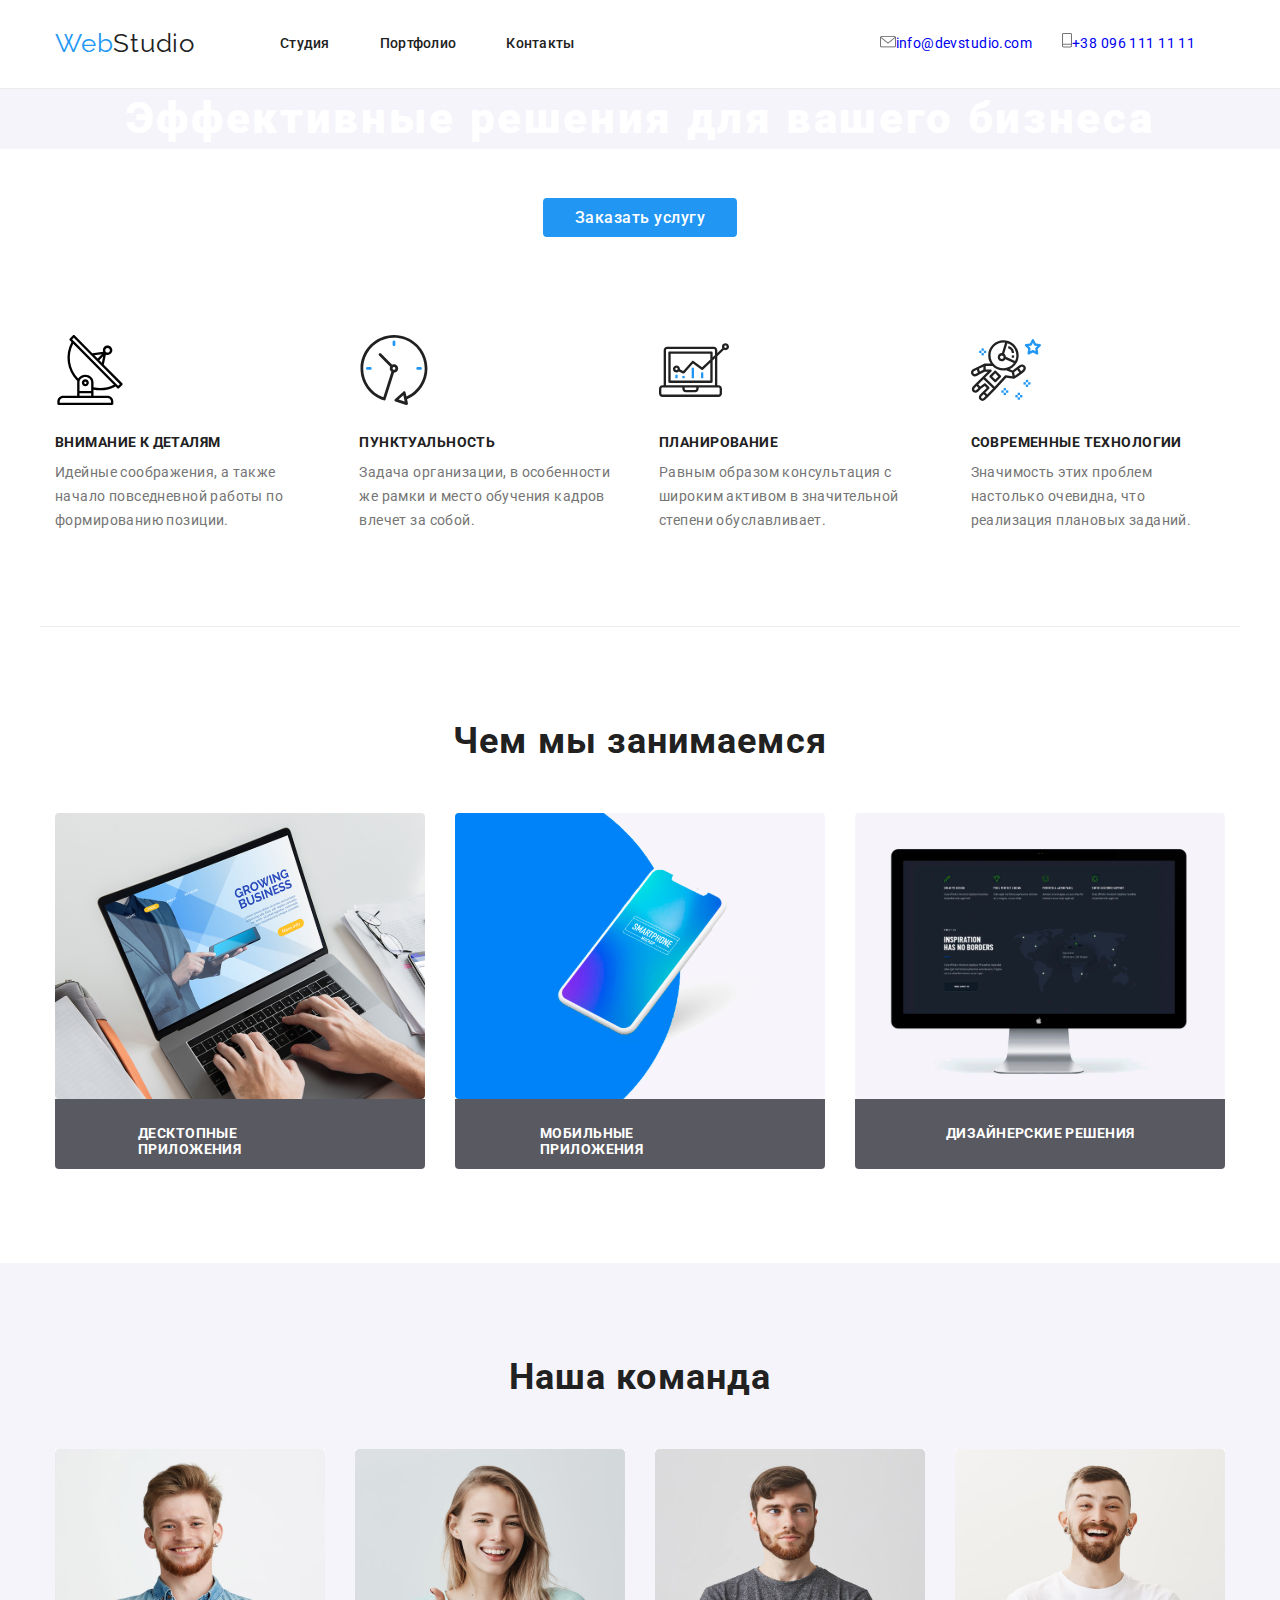
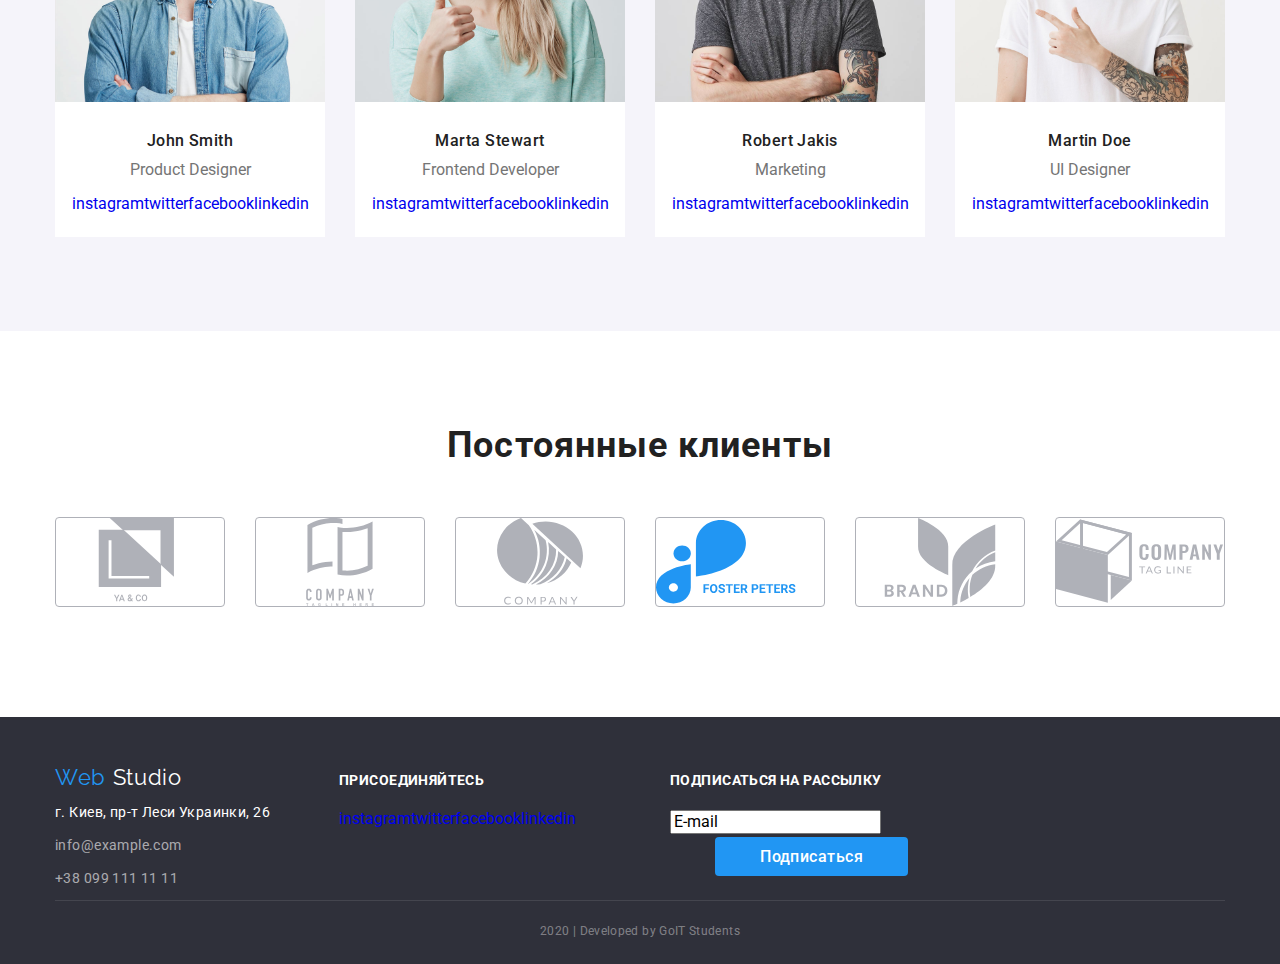
<file: index.html>
<!DOCTYPE html>
    <html lang="ru">
    <head>
        <meta charset="UTF-8">
        <meta name="viewport" content="width=device-width, initial-scale=1.0">
        <title>Document</title>
        <link 
            href="https://fonts.googleapis.com/css2?family=Raleway:wght@700&family=Roboto:wght@400;500;700;900&display=swap" 
            rel="stylesheet"
        />
        <link rel="stylesheet" href="https://cdnjs.cloudflare.com/ajax/libs/modern-normalize/0.6.0/modern-normalize.min.css">

        <link rel="stylesheet" href="./css/styles.css">
    </head>
    <!-- Шапка сайта -->
    <body>
        <header class="a">
            <div class="container main-nav">
                <nav class="main-nav">
                    <ul class="header">
                        <li><a href="" class="logo"> <span class="accent">Web</span>Studio</a></li>
                    </ul>
    
                    <ul class="site-nav list">
                        <li class="item"><a href="" class="list link">Студия</a></li>
                        <li class="item"><a href="./portfolio.html" class="list link">Портфолио</a></li>
                        <li class="item"><a href="" class="list link">Контакты</a></li>
                    </ul>
                </nav>
                
                    <ul class="site-nav address">
                        <li class="contact">
                            <a href="mailto:info@devstudio.com" class="body link"><img src="./images_portfolio/envelope.jpg" alt="Електронная пошта">info@devstudio.com</a>
                        </li>
        
                        <li class="contact">
                            <a href="tel:+38-096-111-11-11" class="body link"><img src="./images/vector.svg" alt="Телефон">+38 096 111 11 11</a>
                        </li>
                    </ul>
            </div>
            
        </header>

    <main>

        <!-- Герой -->

        <!-- <img src="./images/header_img.svg" alt width="1600"> -->

            <section class="hero">
                <h1 class="hero-title">Эффективные решения для вашего бизнеса</h1>
                <!-- <ul> -->
                <ul class="b">
                    <li><a href="" class="button primary">Заказать услугу</a></li>
                </ul>
            </section>
                    
            <!-- Преимущества -->
            <section class="sections">

                <div class="container">

                    <ul class="feature-list">
                        <li class="item">
                            <!-- <a href=""></a> -->
                        <img class="imag" src="./images/antenna1.svg"/>
                        <h3 class="title">Внимание к деталям</h3>
                        <p class="info">Идейные соображения, а также начало повседневной работы по формированию позиции.</p>
                        </li>

                        <li class="item">
                            <!-- <a href=""></a> -->
                        <img class="imag" src="./images/clock1.svg"/>
                        <h3 class="title">Пунктуальность</h3>
                        <p class="info">Задача организации, в особенности же рамки и место обучения кадров влечет за собой.</p>
                        </li>

                        <li class="item">
                            <!-- <a href=""></a> -->
                        <img class="imag" src="./images/diagram1.svg"/>
                        <h3 class="title">Планирование</h3>
                        <p class="info">Равным образом консультация с широким активом в значительной степени обуславливает.</p>
                        </li>

                        <li class="item">
                            <!-- <a href=""></a>  -->
                        <img class="imag" src="./images/astronaut1.svg"/>
                        <h3 class="title">Современные технологии</h3>
                        <p class="info">Значимость этих проблем настолько очевидна, что реализация плановых заданий.</p>
                        </li>
                    </ul>
            </div>

            </section>

        <!-- Чем мы занимаемся -->
            
        <section>

            <div class="container sections application line">

                <h2 class="section-title">Чем мы занимаемся</h2>
    
                <ul class="marg">
                    <li class="step">
                        <img class="marg-imag" src="./images/img.svg" alt="Ноутбук" alt width="370">
    
                        <a href=""></a>
                    <p class="app-text desktop">Десктопные приложения</p>
                    </li>
                    <li class="step">
                        <img class="marg-imag" src="./images/box.svg" alt="Мобильный телефон" alt width="370">
    
                        <a href=""></a>
                    <p class="app-text mobile">Мобильные приложения</p>
                    </li>
                    <li class="step">
                        <img class="marg-imag" src="./images/img(1).svg" alt="Монетор" alt width="370">
    
                        <a href=""></a>
                    <p class="app-text design">Дизайнерские решения</p>
                    </li>
                </ul>

            </div>
    
        </section>


        <!-- Команда -->

        <section class="sections fill">

            <h2 class="section-title-team">Наша команда</h2>

                <div class="container">

                    <ul class="feature-list">
                        <li class="name">
                            <img class="imag-team" src="./images/john.svg" alt="Фото Джона Смита" alt width="270">
                            <h3 class="full-name" lang="en">John Smith</h3>
                            <p class="info-team" lang="en">Product Designer</p>

                            <ul class="social-n">
                                <li><a href="http://instagram" aria-label="Ссылка на instagram">instagram</a></li>
                                <li><a href="http://twitter" aria-label="Ссылка на twitter">twitter</a></li>
                                <li><a href="http://facebook" aria-label="Ссылка на facebook">facebook</a></li>
                                <li><a href="http://linkedin" aria-label="Ссылка на linkedin">linkedin</a></li>
                            </ul>
                        </li>

                        <li class="name">
                            <img class="imag-team" src="./images/marta.svg" alt="Фото Марты Стюарт" alt width="270">
                            <h3 class="full-name" lang="en">Marta Stewart</h3>
                            <p class="info-team" lang="en">Frontend Developer</p>
        
                            <ul class="social-n">
                                <li><a href="http://instagram" aria-label="Ссылка на instagram">instagram</a></li>
                                <li><a href="http://twitter" aria-label="Ссылка на twitter">twitter</a></li>
                                <li><a href="http://facebook" aria-label="Ссылка на facebook">facebook</a></li>
                                <li><a href="http://linkedin" aria-label="Ссылка на linkedin">linkedin</a></li>
                            </ul>
                        </li>

                        <li class="name">
                            <img class="imag-team" src="./images/robert.svg" alt="Фото Роберт Джекис" alt width="270">
                            <h3 class="full-name" lang="en">Robert Jakis</h3>
                            <p class="info-team" lang="en">Marketing</p>
        
                            <ul class="social-n">
                                <li><a href="http://instagram" aria-label="Ссылка на instagram">instagram</a></li>
                                <li><a href="http://twitter" aria-label="Ссылка на twitter">twitter</a></li>
                                <li><a href="http://facebook" aria-label="Ссылка на facebook">facebook</a></li>
                                <li><a href="http://linkedin" aria-label="Ссылка на linkedin">linkedin</a></li>
                            </ul>
                        </li>

                        <li class="name">
                            <img class="imag-team" src="./images/martin.svg" alt="Martin Doe" alt width="270">
                            <h3 class="full-name" lang="en">Martin Doe</h3>
                            <p class="info-team" lang="en">UI Designer</p>
        
                            <ul class="social-n">
                                <li><a href="http://instagram" aria-label="Ссылка на instagram">instagram</a></li>
                                <li><a href="http://twitter" aria-label="Ссылка на twitter">twitter</a></li>
                                <li><a href="http://facebook" aria-label="Ссылка на facebook">facebook</a></li>
                                <li><a href="http://linkedin" aria-label="Ссылка на linkedin">linkedin</a></li>
                            </ul>
                        </li>
                    </ul>

                </div>
                    
        </section>

        <!-- Все клиенты -->

        <section class="customers">

            <div class="container">

                <h2 class="section-title">Постоянные клиенты</h2>

                <ul class="cust-img">
                    <li class="control-size">
                        <a href=""></a>
                        <img class="to-doo" src="./images/logo11.svg" alt="">
                    </li>
                    <li class="control-size">
                        <a href=""></a>
                        <img class="to-doo" src="./images/logo22.svg" alt="">
                    </li>
                    <li class="control-size">
                        <a href=""></a>
                        <img class="to-doo" src="./images/logo33.svg" alt="">
                    </li>
                    <li class="control-size">
                        <a href=""></a>
                        <img class="to-doo" src="./images/logo44.svg" alt="">
                    </li>
                    <li class="control-size">
                        <a href=""></a>
                        <img class="to-doo" src="./images/logo55.svg" alt="">
                    </li>
                    <li class="control-size">
                        <a href=""></a>
                        <img class="to-doo" src="./images/logo66.svg" alt="">
                    </li>
                </ul>

            </div>
        </section>
    </main>

        <!-- Футер -->

            <footer>

                <div class="container blocks">

                    <div class="contacts-all">
                        <ul class="footer">
                            <li><a href="" class="logo"> <span class="accent">Web </span>Studio</a></li>
                        </ul>

                        <address class="contacts">
                            <p class="address">г. Киев, пр-т Леси Украинки, 26 </p>
                            <a href="" class="transparent">info@example.com</a> 
                            <a href="" class="transparents">+38 099 111 11 11</a>
                        </address>
                    </div>
            
                    <div class="join-to">
                        <b class="join">присоединяйтесь</b>
            
                        <ul class="marg">
                            <li><a href="http://instagram" aria-label="Ссылка на instagram">instagram</a></li>
                            <li><a href="http://twitter" aria-label="Ссылка на twitter">twitter</a></li>
                            <li><a href="http://facebook" aria-label="Ссылка на facebook">facebook</a></li>
                            <li><a href="http://linkedin" aria-label="Ссылка на linkedin">linkedin</a></li>
                        </ul>
                    </div>
            
                    <div class="join-mael">
                        <b class="join">подписаться на рассылку</b>
            
                        <form action="#">
                            <b><input value="E-mail"></b>
                            <ul class="bf">
                            <a href="" class="button primary">Подписаться</a>
                            </ul>
                        </form>
                    </div>
                    
                </div>

                    <div class="container">
                        <p class="finish">2020 | Developed by GoIT Students</p>
                    </div>

            </footer>
    </body>
    </html>
</file>
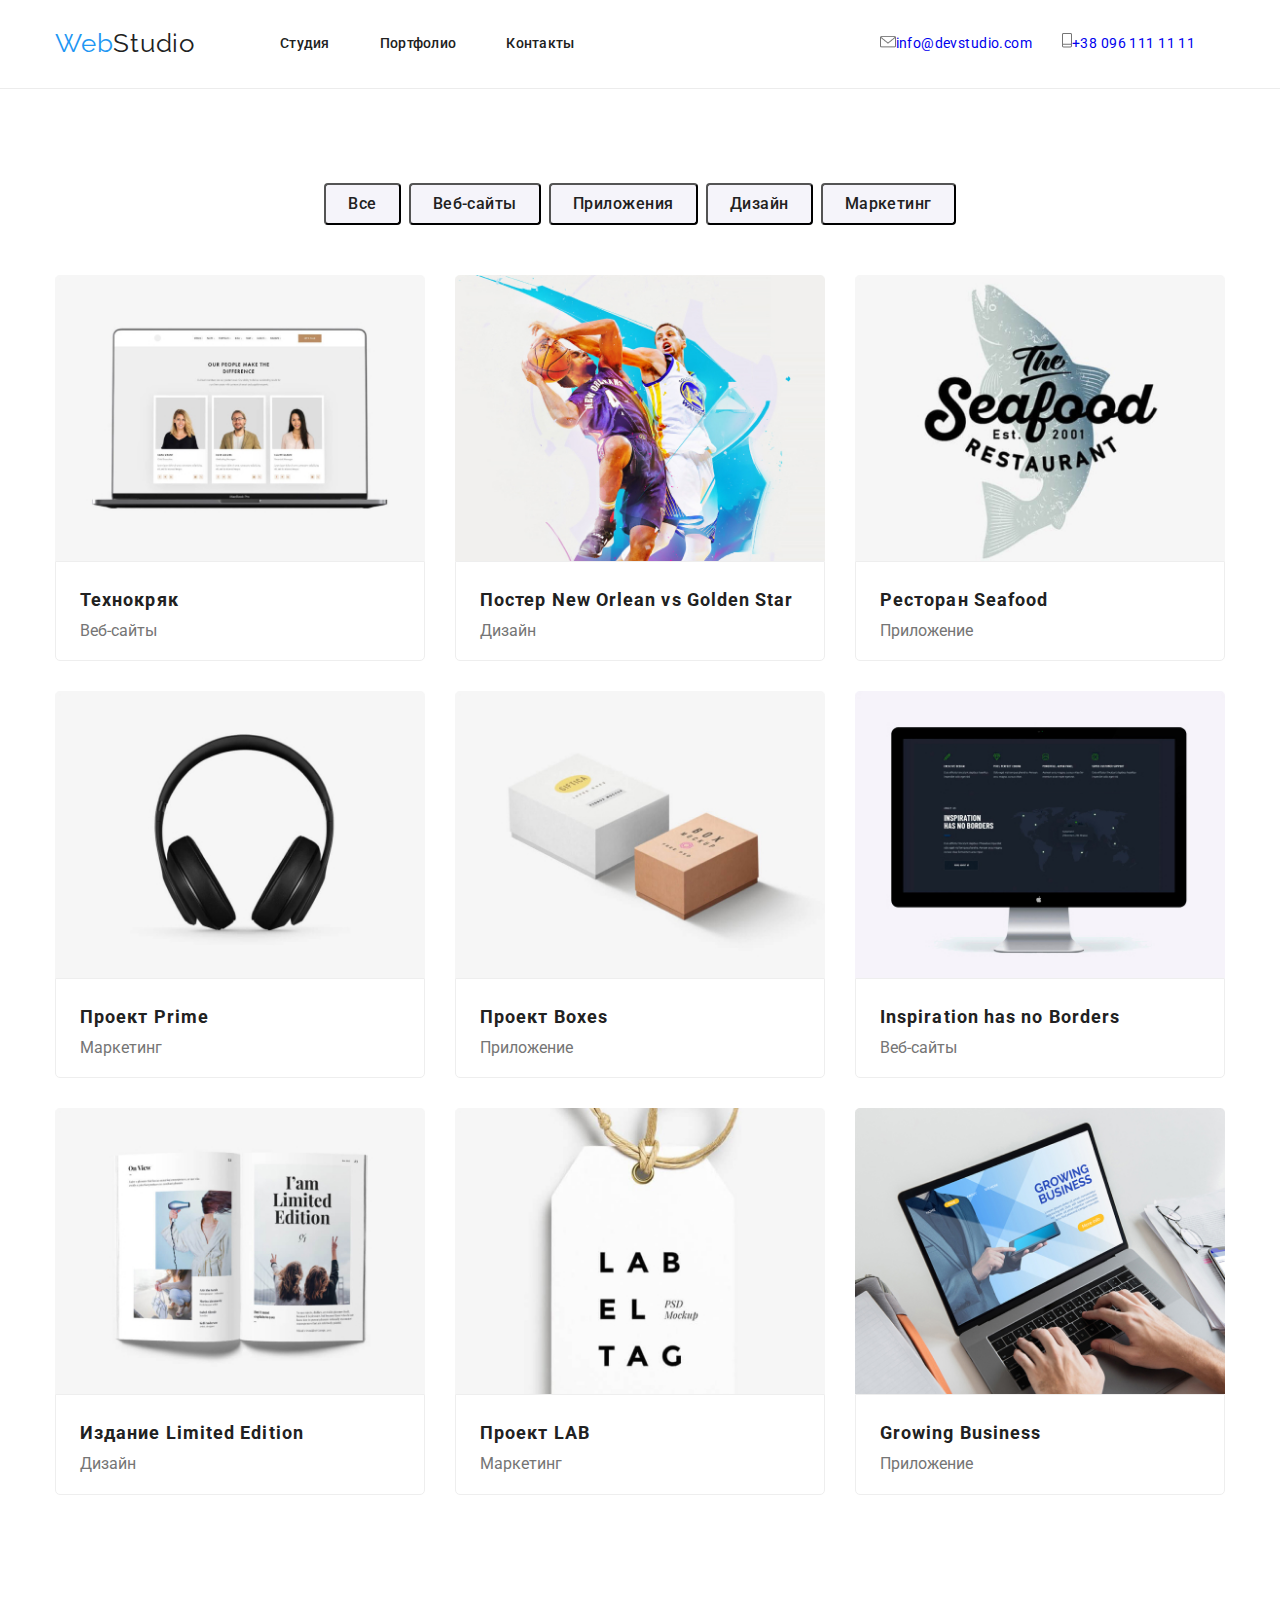
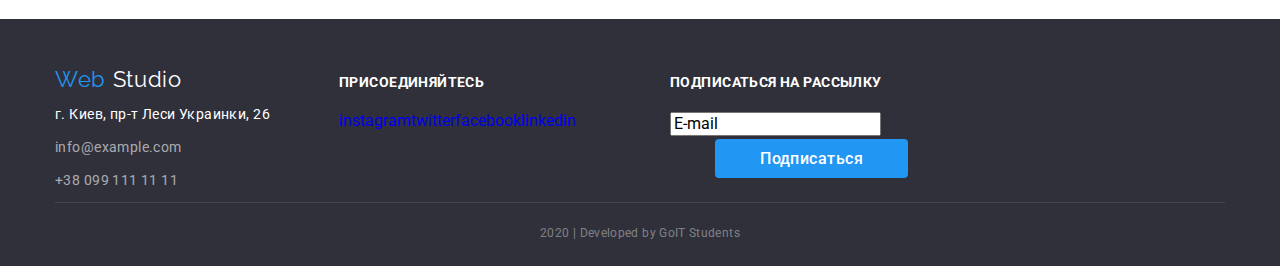
<file: portfolio.html>
<!DOCTYPE html>
<html lang="ru">
<head>
    <meta charset="UTF-8">
    <meta name="viewport" content="width=device-width, initial-scale=1.0">
    <title>Document</title>
    <link 
        href="https://fonts.googleapis.com/css2?family=Raleway:wght@700&family=Roboto:wght@400;500;700;900&display=swap" 
        rel="stylesheet"
    />
    <link rel="stylesheet" href="https://cdnjs.cloudflare.com/ajax/libs/modern-normalize/0.6.0/modern-normalize.min.css">
    
    <link rel="stylesheet" href="./css/styles.css">
</head>
<!--Шапка сайта-->
<body>
    <header class="a">
        <div class="container main-nav">
            <nav class="main-nav">
                <ul class="header">
                    <li><a href="" class="logo"> <span class="accent">Web</span>Studio</a></li>
                </ul>

                <ul class="site-nav list">
                    <li class="item"><a href="" class="list link">Студия</a></li>
                    <li class="item"><a href="" class="list link">Портфолио</a></li>
                    <li class="item"><a href="" class="list link">Контакты</a></li>
                </ul>
            </nav>
            
                <ul class="site-nav address">
                    <li class="contact">
                        <a href="mailto:info@devstudio.com" class="body link"><img src="./images_portfolio/envelope.jpg" alt="Електронная пошта">info@devstudio.com</a>
                    </li>
    
                    <li class="contact">
                        <a href="tel:+38-096-111-11-11" class="body link"><img src="./images/vector.svg" alt="Телефон">+38 096 111 11 11</a>
                    </li>
                </ul>
        </div>
        
    </header>

    <main>

        <div class="container section">

            <nav>
                <ul class="navg">
                    <li class="navli">
                        <button type="button" class="button primary">Все</button>
                    </li>

                    <li class="navli">
                        <button type="button" class="button secondary">Веб-сайты</button>
                    </li>

                    <li class="navli">
                        <button type="button" class="button secondary">Приложения</button>
                    </li>

                    <li class="navli">
                        <button type="button" class="button secondary">Дизайн</button>
                    </li>

                    <li class="navli">
                        <button type="button" class="button secondary">Маркетинг</button>
                    </li>                    
                </ul>
            </nav>
            
    
            <section>
        
                <ul class="examples">

                    <div class="card-box">
                        <li class="card">    
                            <a href=""></a>
                            <img class="card-image" src="images_portfolio/img1.jpg" alt width="370">
    
                            <div class="card-content">
                                <h2 class="section-name">Технокряк</h2>
                                <p class="resource-name">Веб-сайты</p>
                            </div>
                            <!-- <p class="text-fish">Технокряк это современная площадка распространения коронавируса.  
                               Компании используют эту платформу для цифрового шпионажа и 
                               атак на защищённые сервера конкурентов.</p> -->
                        </li>
        
                        <li class="card">
                            <a href=""></a>
                            <img class="card-image" src="images_portfolio/img2.jpg" alt width="370">
    
                            <div class="card-content">
                                <h2 class="section-name">Постер New Orlean vs Golden Star</h2>
                                <p class="resource-name">Дизайн</p>
                            </div>
                            <!-- <p class="text-fish">Технокряк это современная площадка распространения коронавируса.  
                                   Компании используют эту платформу для цифрового шпионажа и 
                                   атак на защищённые сервера конкурентов.</p> -->
                        </li>   
        
                        <li class="card">
                            <a href=""></a>
                            <img class="card-image" src="images_portfolio/img3.jpg" alt width="370">
    
                            <div class="card-content">
                                <h2 class="section-name">Ресторан Seafood</h2>
                                <p class="resource-name">Приложение</p>
                            </div>
                            <!-- <p class="text-fish">Технокряк это современная площадка распространения коронавируса.  
                                    Компании используют эту платформу для цифрового шпионажа и 
                                    атак на защищённые сервера конкурентов.</p> -->
                        </li>   
                    </div>

                    <div class="card-box">
                        <li class="card">
                            <a href=""></a>
                            <img class="card-image" src="images_portfolio/img4.jpg" alt width="370">
    
                            <div class="card-content">
                                <h2 class="section-name">Проект Prime</h2>
                                <p class="resource-name">Маркетинг</p>
                            </div>
                            <!-- <p class="text-fish">Технокряк это современная площадка распространения коронавируса.  
                                    Компании используют эту платформу для цифрового шпионажа и 
                                    атак на защищённые сервера конкурентов.</p> -->
                        </li>
        
                        <li class="card">
                            <a href=""></a>
                            <img class="card-image" src="images_portfolio/img5.jpg" alt width="370">
    
                            <div class="card-content">
                            <h2 class="section-name">Проект Boxes</h2>
                            <p class="resource-name">Приложение</p>
                            </div>
                            <!-- <p class="text-fish">Технокряк это современная площадка распространения коронавируса.  
                                    Компании используют эту платформу для цифрового шпионажа и 
                                    атак на защищённые сервера конкурентов.</p> -->
                        </li>
        
                        <li class="card">
                            <a href=""></a>
                            <img class="card-image" src="images_portfolio/img6.jpg" alt width="370">
    
                            <div class="card-content">
                                <h2 class="section-name">Inspiration has no Borders</h2>
                                <p class="resource-name">Веб-сайты</p>
                            </div>
                            <!-- <p class="text-fish">Технокряк это современная площадка распространения коронавируса.  
                                    Компании используют эту платформу для цифрового шпионажа и 
                                    атак на защищённые сервера конкурентов.</p> -->
                        </li>
                    </div>

                    <div class="card-box">
                        <li class="card">
                            <a href=""></a>
                            <img class="card-image" src="images_portfolio/img7.jpg" alt width="370">
    
                            <div class="card-content">
                                <h2 class="section-name">Издание Limited Edition</h2>
                                <p class="resource-name">Дизайн</p>
                            <!-- <p class="text-fish">Технокряк это современная площадка распространения коронавируса.  
                                    Компании используют эту платформу для цифрового шпионажа и 
                                    атак на защищённые сервера конкурентов.</p> -->
                        </li>
        
                        <li class="card">
                            <a href=""></a>
                            <img class="card-image" src="images_portfolio/img8.jpg" alt width="370">
    
                            <div class="card-content">
                                <h2 class="section-name">Проект LAB</h2>
                                <p class="resource-name">Маркетинг</p>
                            </div>
                            <!-- <p class="text-fish">Технокряк это современная площадка распространения коронавируса.  
                                   Компании используют эту платформу для цифрового шпионажа и 
                                   атак на защищённые сервера конкурентов.</p> -->
                        </li>
        
                        <li class="card">
                            <a href=""></a>
                            <img class="card-image" src="images_portfolio/img9.jpg" alt width="370">
    
                            <div class="card-content">
                                <h2 class="section-name">Growing Business</h2>
                                <p class="resource-name">Приложение</p>
                            </div>
                            <!-- <p class="text-fish">Технокряк это современная площадка распространения коронавируса.  
                                   Компании используют эту платформу для цифрового шпионажа и 
                                   атак на защищённые сервера конкурентов.</p> -->
                        </li>
                    </div>
                </ul>
    
            </section>

        </div>

    </main>
    
    <!-- Футер -->

    <footer>

        <div class="container blocks">

            <div class="contacts-all">
                <ul class="footer">
                    <li><a href="" class="logo"> <span class="accent">Web </span>Studio</a></li>
                </ul>

                <address class="contacts">
                    <p class="address">г. Киев, пр-т Леси Украинки, 26 </p>
                    <a href="" class="transparent">info@example.com</a> 
                    <a href="" class="transparents">+38 099 111 11 11</a>
                </address>
            </div>
    
            <div class="join-to">
                <b class="join">присоединяйтесь</b>
    
                <ul class="marg">
                    <li><a href="http://instagram" aria-label="Ссылка на instagram">instagram</a></li>
                    <li><a href="http://twitter" aria-label="Ссылка на twitter">twitter</a></li>
                    <li><a href="http://facebook" aria-label="Ссылка на facebook">facebook</a></li>
                    <li><a href="http://linkedin" aria-label="Ссылка на linkedin">linkedin</a></li>
                </ul>
            </div>
    
            <div class="join-mael">
                <b class="join">подписаться на рассылку</b>
    
                <form action="#">
                    <b><input value="E-mail"></b>
                    <ul class="bf">
                    <a href="" class="button primary">Подписаться</a>
                    </ul>
                </form>
            </div>
            
        </div>

            <div class="container">
                <p class="finish">2020 | Developed by GoIT Students</p>
            </div> 

    </footer>

</body>

</html>
</file>
<file: css/styles.css>
html {
  box-sizing: border-box;
}

*,
*::before
*::after {
  box-sizing: inherit;
}
/* цвет основного текста #757575 */
/* вторичный цвет текста #212121 */
/* белый текст #FFFFFF */
/* акцент фон или текст #2196F3 */
/* вторичный цвет фона #F5F4FA */

:root {
  --primary-text-color: #757575;
  --title-text-color: #212121;
  --accent-color: #2196F3;
  --pimary-white-color: #FFFFFF;
  --fon-color: #F5F4FA;
}

body {
  background-color: var(--pimary-white-color);
  color: var(--primary-text-color);
  
  font-family: Roboto, sans-serif;
}
a {
  text-decoration: none;
}
.fill {
  background-color: var(--fon-color);
}
.list {
  margin-top: 0;
  margin-bottom: 0;
  list-style: none;
}
ul {
  list-style: none;
  padding-inline-start: 0;
}
/* img {
  display: block;
  max-width: 100%;
  height: auto;
} */
.marg {
  display: flex;
  margin-top: 0;
  margin-bottom: 0;
}
/* container to header */
.container {
  margin-top: 0;
  margin-bottom: 0;
  margin-left: auto;
  margin-right: auto;
  width: 1200px;
  padding-left: 15px;
  padding-right: 15px;
  /* outline: 1px solid rebeccapurple; */
}

/* Logo */

.header {
  /* display: flex; */
  margin-top: 0;
  margin-bottom: 0;
  margin-right: 85px;

}
.header .logo {
  color: var(--title-text-color);
  font-family: Raleway, cursive;
  

  font-size: 26px;
  line-height: 1.19;
  letter-spacing: 0.03em;
}

.logo .accent {
  color: var(--accent-color);
}

.footer {
  margin-top: 0;
  margin-bottom: 0;
  padding-top: 48px;
  padding-bottom: 10px;
}
.footer .logo {
  color: var(--pimary-white-color);
  font-family: Raleway, cursive;

  font-size: 22px;
  line-height: 1.18;
  letter-spacing: 0.03em;
}

/* main-nav */

.main-nav {
  display: flex;
  align-items: center;
}

/* site nav */

.site-nav .list {

  color: var(--title-text-color);

font-weight: 500;
font-size: 14px;
line-height: 1.14;
letter-spacing: 0.02em;

}

.site-nav .link:hover, 
.site-nav .link:focus {
  color: var(--accent-color);
}

.a {
  border-bottom: 1px solid #ECECEC;
}

.a .link {
  display: block;
  padding-top: 32px;
  padding-bottom: 32px;
}
.a .list {
  display: flex;
  margin-top: 0;
  margin-bottom: 0;
}

/* тоже правильно v */
/* .site-nav .item + .item {
  margin-left: 50px;
} */
.site-nav .item:not(:last-child) {
  margin-right: 50px;
}

.a .address {
  display: flex;
  margin-top: 0;
  margin-bottom: 0;
  margin-left: 305px;

}

.site-nav .contact:not(:last-child) {
  margin-right: 30px;
}

/* Hero */

.hero {
  text-align: center;
}

.hero-title {
  margin-top: 0;
  margin-bottom: 46px;
  
  color: var(--pimary-white-color);
  background-color: var(--fon-color);

  font-weight: 900;
  font-size: 44px;
  line-height: 1.36;
  text-align: center;
  letter-spacing: 0.06em;
  
}
/* скорее всего ненужно */
/* .avto-h .button {
  color: var(--pimary-white-color);
  background-color: var(--accent-color);
  
  font-family: Roboto;
  font-weight: 700;
  font-size: 16px;
  line-height: 1.87;
  text-align: center;
  letter-spacing: 0.03em;
} */

/* Преимущества без заголовка */
.feature-list {
  display: flex;
  margin-top: 0;
  margin-bottom: 0;
}

.imag {
  display: block;
  margin-top: 0;
  margin-bottom: 30px;
}

.feature-list .title {

  margin-top: 0;
  margin-bottom: 10px;

  color: var(--title-text-color);

  font-size: 14px;
  line-height: 1.14;
  letter-spacing: 0.03em;
  text-transform: uppercase;
}

.feature-list .info {

  margin-top: 0;
  margin-bottom: 0;
  /* margin-right: 30px; */

  color: var(--primary-text-color);

  font-weight: 400;
  font-size: 14px;
  line-height: 1.71;
  letter-spacing: 0.03em;
}

.feature-list .item + .item {
  margin-left: 30px;
} 
/* ЛИНИЯ НИЖНЯЯ */
.application {
  border-top: 1px solid #ECECEC;
}

/* Все заголовки */

.sections {
  padding-top: 94px;
  padding-bottom: 94px;
}

.section-title {
  margin-top: 0;
  margin-bottom: 50px;

  color: var(--title-text-color);

  font-size: 36px;
  line-height: 1.16;
  letter-spacing: 0.03em;
  text-align: center;
}

/* Чем занимаемся - Приложения */
.application .app-text {

  color: var(--pimary-white-color);
  background-color: rgba(47, 48, 58, 0.8);
  
  margin-top: 0;
  margin-bottom: 0;

  font-weight: 700;
  font-size: 14px;
  line-height: 1.14;
  letter-spacing: 0.03em; 
  text-transform: uppercase;

  width: 370px;
  height: 70px;
  border-radius: 0px 0px 4px 4px;

}

.sections .step:not(:last-child) {
  margin-right: 30px;
}

.marg-imag {
  display: block;
}

.desktop {
  padding: 27px 82px 27px 83px;
}
.mobile {
  padding: 27px 85px 27px 85px;
}
.design {
  padding: 27px 90px 27px 91px;
}


/* Наша команда */

.feature-list .name {
  background-color: var(--pimary-white-color);
  text-align: center;
}

.section-title-team {
  margin-top: 0;
  margin-bottom: 50px;

  color: var(--title-text-color);

  font-size: 36px;
  line-height: 1.16;
  letter-spacing: 0.03em;
  text-align: center;

}
/* .teams {
  display: flex;
} */

.sections .name:not(:last-child) {
  margin-right: 30px;
}

.imag-team {
  display: block;
  margin-top: 0;
  margin-bottom: 30px;
}

.full-name {
  margin-top: 0;
  margin-bottom: 10px;

  color: var(--title-text-color);

  font-weight: 500;
  font-size: 16px;
  line-height: 1.18;
  letter-spacing: 0.03em;
}

.info-team {
  margin-top: 0;
  margin-bottom: 16px;
}

.social-n {
  display: flex;
  margin-top: 0;
  padding-bottom: 24px;
  justify-content: center;
}

/* Клиенты изображения */

.customers {
  padding-top: 94px;
  padding-bottom: 94px;
}
.control-size {
  border: 1px solid #AFB1B8;
  box-sizing: border-box;
  border-radius: 4px;
}
.cust-img {
  display: flex;
}

.to-doo {
  display: block;
  width: 168px;
  height: 88px;
  
}

.customers .control-size + .control-size {
  margin-left: 30px;
}

/* Button page 1/2 */
.b {
  padding: 10px 32px;
  min-width: 200px;
  margin-top: 0;
  margin-bottom: 0;
}

.b .button {

  color: var(--pimary-white-color);
  background-color: var(--accent-color);

  font-family: Roboto;
  font-weight: 500;
  font-size: 16px;
  line-height: 1.62;
  text-align: center;
  letter-spacing: 0.03em;
  border-radius: 4px;

  padding: 10px 32px;
  min-width: 200px;
  margin-top: 0;
  margin-bottom: 0;

}

.bf {
  padding: 10px 45px;
  min-width: 200px;
  margin-top: 0;
  margin-bottom: 0;
}

.bf .button {

  color: var(--pimary-white-color);
  background-color: var(--accent-color);

  font-family: Roboto;
  font-weight: 500;
  font-size: 16px;
  line-height: 1.62;
  text-align: center;
  letter-spacing: 0.03em;
  border-radius: 4px;

  padding: 10px 45px;
  min-width: 200px;
  margin-top: 0;
  margin-bottom: 0;
}

/* Button page 2 */
.button {
  padding: 6px 22px;

  color: var(--title-text-color);
  
  font-family: Roboto;
  font-weight: 500;
  font-size: 16px;
  line-height: 1.62;
  text-align: center;
  letter-spacing: 0.03em;
  border-radius: 4px;
  background: #F5F4FA;
  
}
.button:hover, 
.button-primary:focus {
  background-color: var(--accent-color);
  color: var(--pimary-white-color);
}

/* ПОРТФОЛИО */


/* .a {
  padding-bottom: 94px;

} */

.section {
  padding-top: 94px;
  padding-bottom: 94px;
}

.navg {
  display: flex;
  justify-content: center;
  margin-top: 0;
  margin-bottom: 50px;
}
.navg .navli + .navli {
  margin-left: 8px;
}

/* Портфолио КАРТОЧКИ */

.card-box {
  display: flex;
}

.examples {
  margin-top: 0;
  margin-bottom: 0;
}

.examples .card + .card {
  margin-left: 30px;
  margin-bottom: 30px;
}

.card-image {
  display: block;
  max-width: 100%;
  height: auto;
} 

.card {
  width: 370px;
  /* border-top-left-radius: 5px;
  border-top-right-radius: 5px; */
}

.card-content {
  display: block;
  padding: 20px 24px;   

  background: #FFFFFF;
  border: 1px solid #EEEEEE;
  box-sizing: border-box;
  border-bottom-right-radius: 5px;
  border-bottom-left-radius: 5px;
  /* border-radius: 5px; */
}

.section-name {
  margin-top: 0;
  margin-bottom: 4px;
}

.resource-name{
  margin-top: 0;
  margin-bottom: 0;
}

/* .examples {
  margin-top: 0;
  margin-bottom: 0;
}
.portfolio-im {
  margin-top: 0;
  margin-bottom: 20px;
} */

/* Название проектов */

.section-name {
  margin-top: 0;
  margin-bottom: 4px;

  color: var(--title-text-color);
  font-weight: 700;
  font-size: 18px;
  line-height: 2;
  letter-spacing: 0.06em;
}

/* Сектор проекта */

.section .resource {
  margin-top: 0;
  margin-bottom: 20px;

  color: var(--primary-text-color);

  font-weight: 400;
  font-size: 16px;
  line-height: 1.87;
  letter-spacing: 0.03em;
}

/* Текст рыба */

.section .text-fish {
  margin-top: 0;
  margin-bottom: 0;

  color: var(--pimary-white-color);
  background-color: var(--fon-color);

  font-weight: 400;
  font-size: 18px;
  line-height: 1.55;
  letter-spacing: 0.03em;
}


/* Футер заливка */
footer {
  background-color: #2f303a;
}

/* Адрес */

.contacts {
  display: flex;
  font-style: normal;
  flex-direction: column;
}

.address {
  font-style: normal;
  margin-top: 0;
  margin-bottom: 9px;
  color: var(--pimary-white-color);

  font-weight: 400;
  font-size: 14px;
  line-height: 1.71;
  letter-spacing: 0.03em;
}

/* Адрес прозрачный */

.transparent {
  margin-top: 0;
  margin-bottom: 9px;

  color: rgba(255, 255, 255, 0.6);

  font-weight: 400;
  font-size: 14px;
  line-height: 1.71;
  letter-spacing: 0.03em;
}

.transparents {
  margin-top: 0;
  margin-bottom: 9px;

  color: rgba(255, 255, 255, 0.6);

  font-weight: 400;
  font-size: 14px;
  line-height: 1.71;
  letter-spacing: 0.03em;
}

/* Заголовки */

 .join {
  display: block;
  margin-top: 0;
  margin-bottom: 21px;
  padding-top: 56px;

  color: var(--pimary-white-color);

  font-weight: 700;
  font-size: 14px;
  line-height: 1.14;
  letter-spacing: 0.03em;
  text-transform: uppercase;
}

.blocks {
  display: flex;
}

/* Отступы */

.contacts-all {
  margin-right: 69px;
}
.join-to {
  margin-right: 94px;
}

/* Finish */

.finish {
  margin-top: 0;
  margin-bottom: 0;
  text-align: center;

  padding-top: 18px;
  padding-bottom: 21px;
  border-top: 1px solid rgba(255, 255, 255, 0.1);

  color: rgba(255, 255, 255, 0.4);

  font-weight: 400;
font-size: 12px;
line-height: 2;
letter-spacing: 0.03em;

}
</file>
